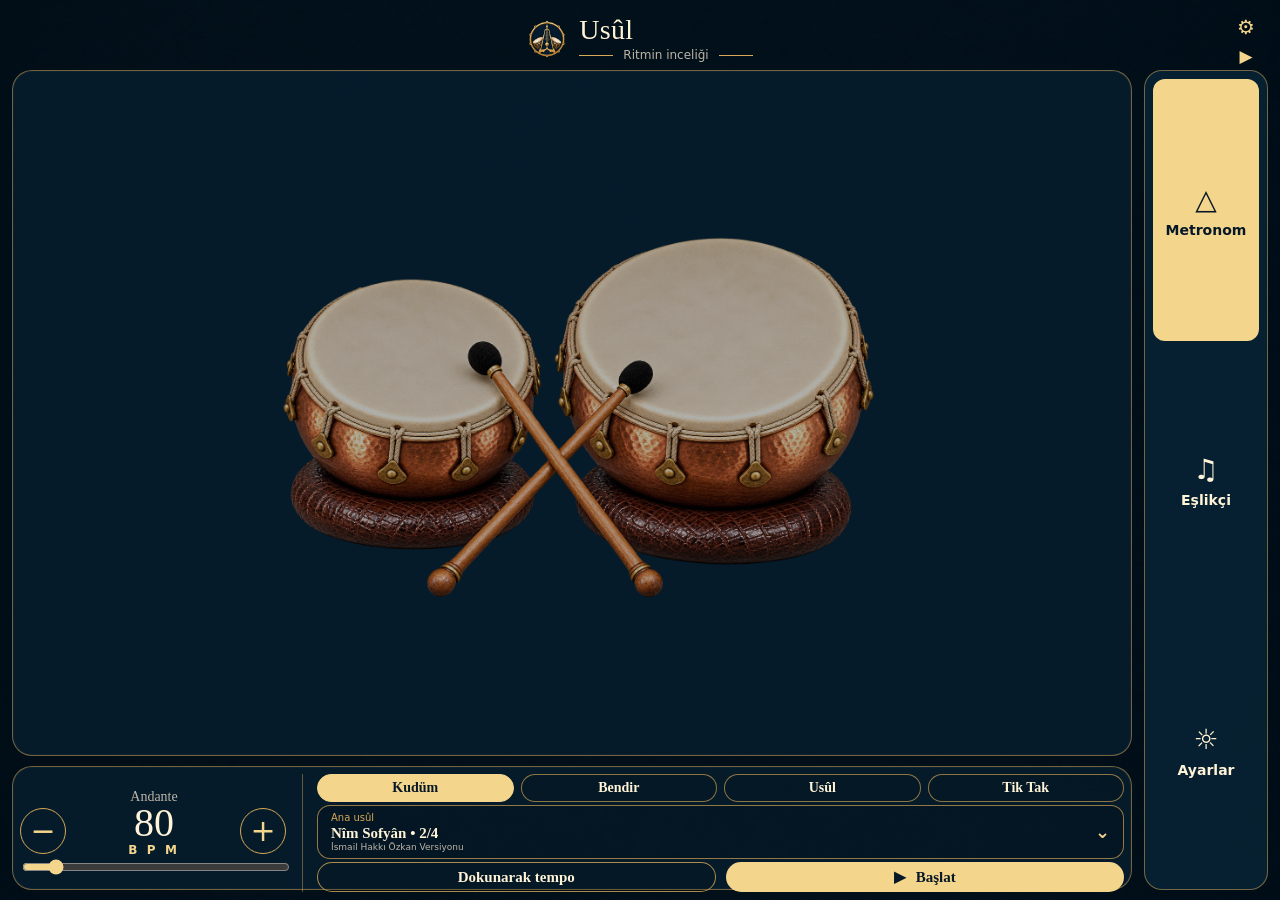
<file: public/index.html>
<!doctype html>
<html lang="tr">
<head>
  <meta charset="utf-8">
  <meta name="viewport" content="width=device-width, initial-scale=1, viewport-fit=cover">
  <meta name="theme-color" content="#061827">
  <meta name="description" content="Usûl; Türk mûsikîsi usûllerini kaynaklarına sadık nota gösterimi, kudüm ve bendir sesleriyle çalıştıran web uygulamasıdır.">
  <meta property="og:title" content="Usûl — Ritmin inceliği">
  <meta property="og:description" content="Türk mûsikîsi usûlleri, velveleler, canlı nota takibi ve eser eşlikçisi.">
  <meta property="og:image" content="assets/usul-logo.png">
  <title>Usûl — Ritmin inceliği</title>
  <link rel="icon" href="assets/usul-logo.png">
  <link rel="apple-touch-icon" href="assets/usul-logo.png">
  <link rel="manifest" href="app.webmanifest">
  <link rel="stylesheet" href="assets/site.css">
  <script defer src="assets/site.js"></script>
</head>
<body>
  <a class="skip-link" href="#ana-icerik">İçeriğe geç</a>
  <div class="app-shell" id="app-shell">
    <header class="app-header">
      <div class="brand-lockup" aria-label="Usûl — Ritmin inceliği">
        <img src="assets/usul-logo.png" alt="" width="44" height="44">
        <div>
          <h1>Usûl</h1>
          <div class="tagline"><i></i><span>Ritmin inceliği</span><i></i></div>
        </div>
      </div>
      <div class="header-actions">
        <button class="icon-button" id="settings-top" type="button" aria-label="Ayarları aç" title="Ayarlar">⚙</button>
        <button class="icon-button play-icon" id="play-top" type="button" aria-label="Başlat" title="Başlat">▶</button>
      </div>
    </header>

    <div class="app-workspace">
      <main id="ana-icerik" class="screen-host">
        <section class="screen active" id="metronome-screen" aria-labelledby="selected-pattern-name">
          <div class="metronome-layout">
            <section class="notation-card glow-target" id="notation-card" aria-label="Usûl nota görünümü">
              <div class="catalog-loading" id="catalog-loading"><span class="loading-mark"></span><strong>Usûl kataloğu yükleniyor…</strong></div>
              <div class="notation-heading">
                <div><span id="pattern-kind">Ana usûl</span><strong id="selected-pattern-name">Nîm Sofyân</strong></div>
                <span id="pattern-meter">2/4</span>
              </div>
              <div class="instrument-visual" id="instrument-visual" data-instrument="kudum" data-stroke="" aria-hidden="true">
                <div class="instrument-art">
                  <img id="instrument-image" src="assets/kudum-pair.png" alt="">
                  <i class="strike-glow strike-tek"></i>
                  <i class="strike-glow strike-dum"></i>
                  <i class="strike-glow strike-ring"></i>
                  <i class="tick-pendulum"><b></b></i>
                </div>
              </div>
              <svg id="notation-svg" role="img" aria-label="Seçilen usûlün vuruşları"></svg>
            </section>

            <section class="control-card" aria-label="Metronom denetimleri">
              <div class="tempo-block">
                <span class="tempo-name" id="tempo-name">Andante</span>
                <div class="tempo-row">
                  <button class="round-button" id="bpm-minus" type="button" aria-label="Tempoyu azalt">−</button>
                  <div class="bpm-readout"><strong id="bpm-value">80</strong><span>B P M</span></div>
                  <button class="round-button" id="bpm-plus" type="button" aria-label="Tempoyu artır">+</button>
                </div>
                <input id="bpm-slider" type="range" min="20" max="600" value="80" step="1" aria-label="Tempo">
              </div>
              <div class="control-divider"></div>
              <div class="pattern-controls">
                <div class="sound-tabs" role="group" aria-label="Ses seçimi">
                  <button data-sound="kudum" class="selected" type="button">Kudüm</button>
                  <button data-sound="bendir" type="button">Bendir</button>
                  <button data-sound="usul" type="button">Usûl</button>
                  <button data-sound="tiktak" type="button">Tik Tak</button>
                </div>
                <button class="pattern-picker-button" id="open-patterns" type="button">
                  <span><small id="selection-kind">Ana usûl</small><strong id="selection-label">Nîm Sofyân • 2/4</strong><em id="selection-source">İsmail Hakkı Özkan Versiyonu</em></span><b aria-hidden="true">⌄</b>
                </button>
                <div class="transport-row">
                  <button class="outline-button" id="tap-tempo" type="button">Dokunarak tempo</button>
                  <button class="primary-button" id="play-main" type="button"><span>▶</span><b>Başlat</b></button>
                </div>
              </div>
            </section>
          </div>
        </section>

        <section class="screen" id="accompanist-screen" aria-labelledby="accompanist-title">
          <div class="panel-page">
            <div class="panel-title-row">
              <div><span class="panel-icon">♫</span><div><h2 id="accompanist-title">Eşlikçi</h2><p>İcraya ölçü ölçü eşlik eder</p></div></div>
              <button class="outline-button back-metronome" type="button">← Metronom</button>
            </div>
            <div class="form-tabs" id="work-type-tabs">
              <button data-work="semai" type="button">Saz Semâîsi</button><button data-work="pesrev" type="button">Peşrev</button><button data-work="saz" class="selected" type="button">Saz Eseri</button><button data-work="sarki" type="button">Şarkı</button>
            </div>
            <div class="accompanist-grid">
              <section class="plan-card"><h3 id="plan-title">Saz Eseri planı</h3><label>Bölüm sayısı <input id="section-count" type="number" min="1" max="12" value="3" inputmode="numeric"></label><p>Her bölümün usûlü, temposu ve ölçü sayısı ayrı ayarlanır.</p></section>
              <div class="sections-grid" id="sections-grid"></div>
              <section class="plan-card finish-card"><h3>Başlangıç ve bitiş</h3><label>Boş usûl <select id="intro-bars"><option value="0">Yok</option><option value="1" selected>1 ölçü</option><option value="2">2 ölçü</option></select></label><label>Bitiş <select id="ending-mode"><option value="direct">Doğrudan</option><option value="slow">Yavaşlayarak</option></select></label><label>Ses <select id="accompanist-sound"><option value="kudum">Kudüm</option><option value="bendir">Bendir</option><option value="usul">Usûl</option></select></label><button class="primary-button wide" id="accompanist-play" type="button"><span>▶</span><b>Eşliği başlat</b></button></section>
            </div>
          </div>
        </section>

        <section class="screen" id="settings-screen" aria-labelledby="settings-title">
          <div class="panel-page settings-page">
            <div class="panel-title-row"><div><span class="panel-icon">⚙</span><div><h2 id="settings-title">Ayarlar</h2><p>Görünüm, ses ve katalog</p></div></div><button class="outline-button back-metronome" type="button">← Metronom</button></div>
            <div class="settings-grid">
              <section class="settings-card"><h3>Usûl kaynakları</h3><div class="source-choice" id="source-choice"><button class="selected" data-source="all" type="button">Tüm kaynakları göster</button><button data-source="ismail_hakki_ozkan" type="button">İsmail Hakkı Özkan</button><button data-source="hursit_ungay" type="button">Hurşit Ungay</button></div></section>
              <section class="settings-card"><h3>Ses</h3><label>Çıkış seviyesi <output id="gain-output">0 dB</output><input id="gain-slider" type="range" min="-12" max="6" value="0" step="1"></label><label>Ortam etkisi <output id="reverb-output">0%</output><input id="reverb-slider" type="range" min="0" max="30" value="0" step="1"></label></section>
              <section class="settings-card"><h3>Vuruş geri bildirimi</h3><label class="switch-row"><span>Titreşimle takip</span><input id="vibration-toggle" type="checkbox" role="switch"></label><p id="vibration-note">Desteklenen telefonlarda titreşim süresi vuruş uzunluğuna göre değişir.</p><label>Işık etkisi <output id="glow-output">55%</output><input id="glow-slider" type="range" min="0" max="100" value="55" step="1"></label></section>
              <section class="settings-card about-card"><h3>Hakkında</h3><p><i>Türk Musikisi Nazariyatı ve Usulleri — Kudüm Velveleleri</i> (İsmail Hakkı Özkan) ile <i>Türk Mûsikîsinde Usûller ve Kudüm</i> (Hurşit Ungay) kaynaklarından faydalanılmıştır.</p><p>Kontrolleri için Sayın Abdullah Kadir Özaydın’a teşekkür ederim.</p><p class="signature">Emre Pınarbaşı<br><span>tarafından hazırlanmıştır</span><br>2026</p><a href="gizlilik.html">Gizlilik politikası</a></section>
            </div>
          </div>
        </section>
      </main>

      <nav class="side-navigation" aria-label="Uygulama menüsü">
        <button class="nav-button selected" data-screen="metronome" type="button"><span class="nav-icon">△</span><b>Metronom</b></button>
        <button class="nav-button" data-screen="accompanist" type="button"><span class="nav-icon">♫</span><b>Eşlikçi</b></button>
        <button class="nav-button" data-screen="settings" type="button"><span class="nav-icon">☼</span><b>Ayarlar</b></button>
      </nav>
    </div>
  </div>

  <dialog id="pattern-dialog" class="sheet-dialog">
    <form method="dialog" class="dialog-shell">
      <header><div><h2>Usûl seç</h2><p id="catalog-status">Katalog hazırlanıyor…</p></div><button value="cancel" class="dialog-close" aria-label="Kapat">×</button></header>
      <div class="picker-tools"><input id="pattern-search" type="search" placeholder="Usûl veya hece ara" autocomplete="off"><div class="source-choice compact" id="dialog-source-choice"><button class="selected" data-source="all" type="button">Tümü</button><button data-source="ismail_hakki_ozkan" type="button">Özkan</button><button data-source="hursit_ungay" type="button">Ungay</button></div></div>
      <div class="pattern-list" id="pattern-list" role="listbox" aria-label="Usûller"></div>
    </form>
  </dialog>
  <dialog id="meter-dialog" class="sheet-dialog meter-dialog">
    <form method="dialog" class="dialog-shell meter-form">
      <header><div><h2>Tik Tak ölçüsü</h2><p>Eşit aralıklı metronom vuruşlarını ayarlayın.</p></div><button value="cancel" class="dialog-close" aria-label="Kapat">×</button></header>
      <div class="meter-fields">
        <label>Vuruş sayısı<input id="meter-top" type="number" min="1" max="32" value="4" inputmode="numeric"></label>
        <label>Mertebe<select id="meter-bottom"><option value="2">/2</option><option value="4" selected>/4</option><option value="8">/8</option><option value="16">/16</option><option value="32">/32</option></select></label>
      </div>
      <button class="primary-button wide" id="save-meter" type="button">Ölçüyü uygula</button>
    </form>
  </dialog>
  <div class="toast" id="toast" role="status" aria-live="polite"></div>
  <noscript>Bu uygulamanın çalışması için JavaScript etkin olmalıdır. <a href="gizlilik.html">Gizlilik politikası</a></noscript>
</body>
</html>
</file>
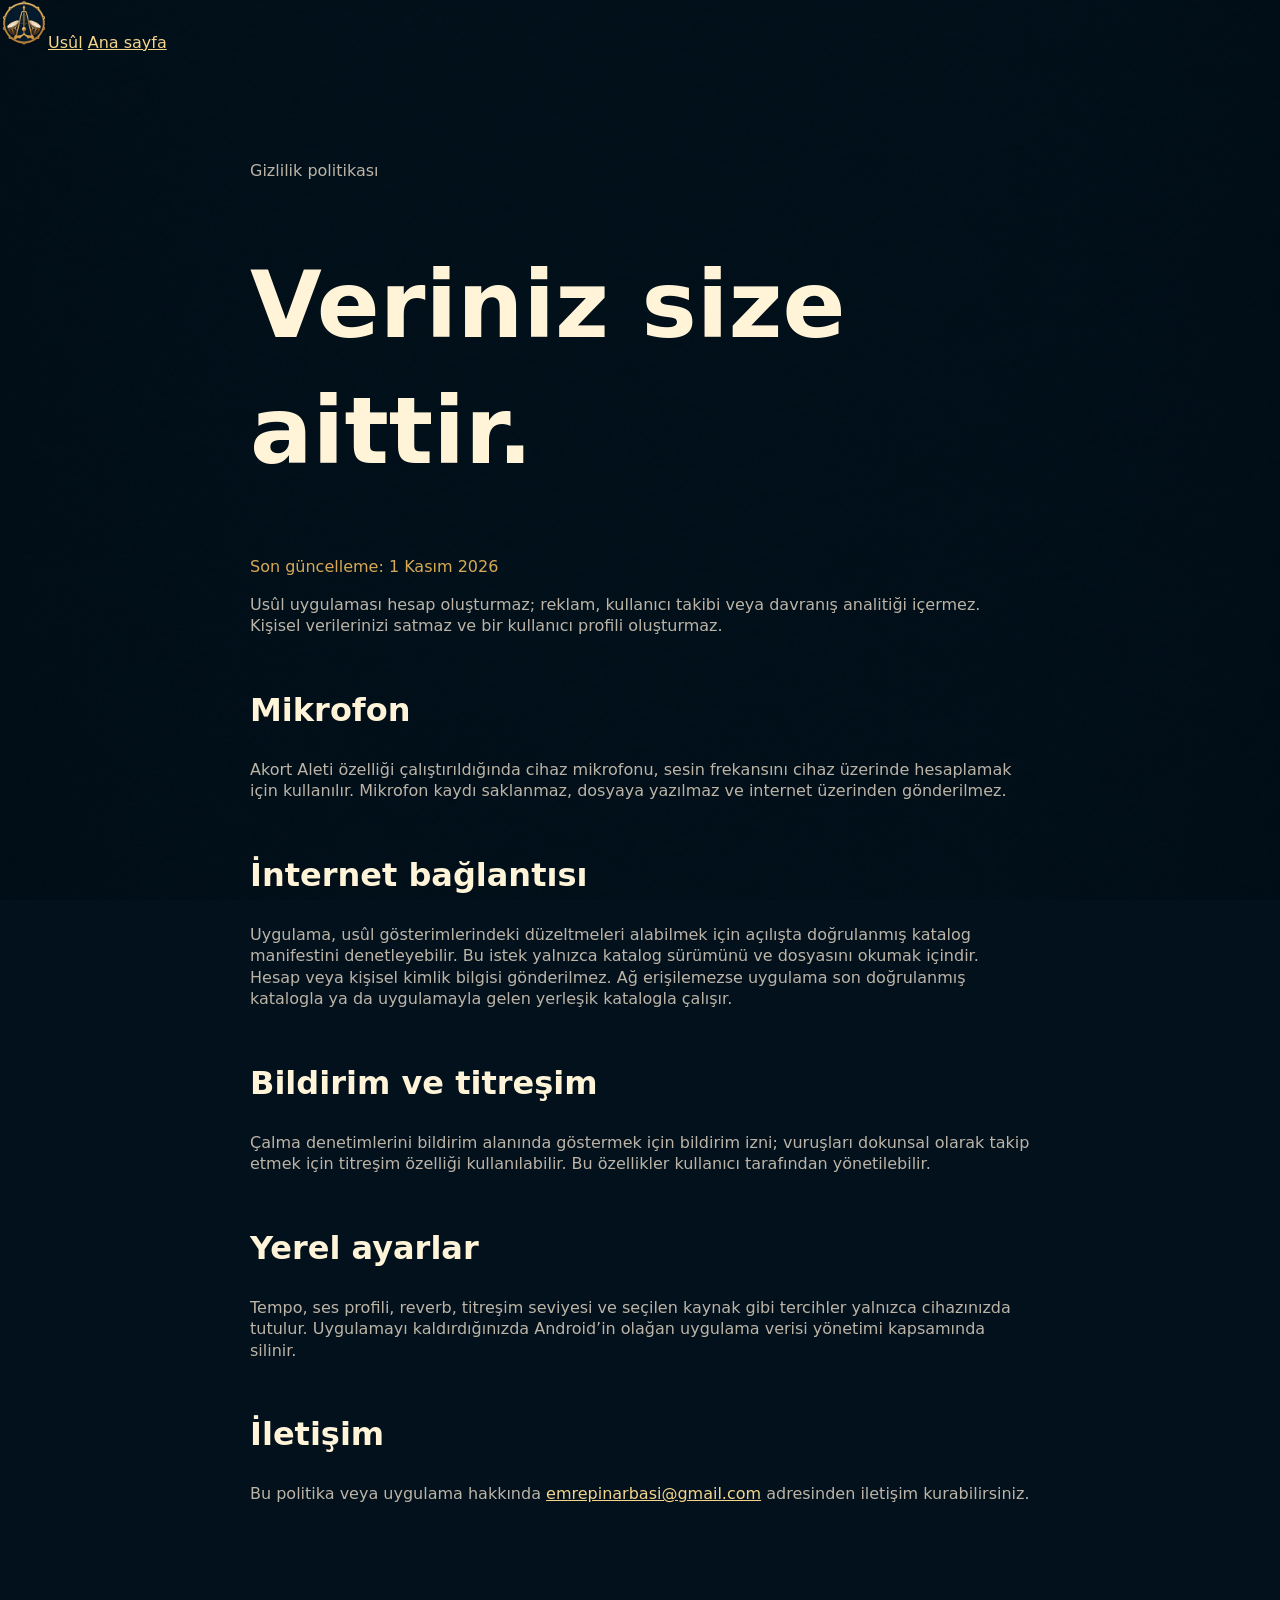
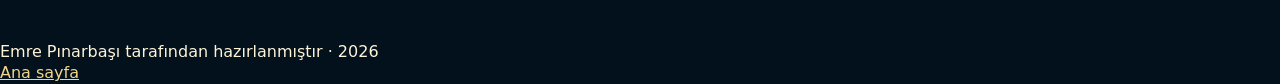
<file: public/gizlilik.html>
<!doctype html>
<html lang="tr">
<head>
  <meta charset="utf-8">
  <meta name="viewport" content="width=device-width, initial-scale=1">
  <meta name="theme-color" content="#061827">
  <meta name="description" content="Usûl Android uygulaması gizlilik politikası">
  <title>Gizlilik — Usûl</title>
  <link rel="icon" href="assets/usul-logo.png">
  <link rel="stylesheet" href="assets/site.css">
  <style>
    .policy { width: min(780px, calc(100vw - 32px)); margin: auto; padding: 90px 0 120px; }
    .policy h1 { font-size: clamp(3rem, 8vw, 5.8rem); }
    .policy h2 { margin-top: 52px; font-size: 2rem; }
    .policy p, .policy li { color: var(--muted); }
    .policy strong { color: var(--cream); }
    .policy .updated { color: var(--gold); }
  </style>
</head>
<body>
  <header class="site-header">
    <a class="brand" href="./"><img src="assets/usul-logo.png" alt="" width="48" height="48"><span>Usûl</span></a>
    <span></span>
    <a class="small-button" href="./">Ana sayfa</a>
  </header>
  <main class="policy">
    <p class="eyebrow">Gizlilik politikası</p>
    <h1>Veriniz size aittir.</h1>
    <p class="updated">Son güncelleme: 1 Kasım 2026</p>
    <p>Usûl uygulaması hesap oluşturmaz; reklam, kullanıcı takibi veya davranış analitiği içermez. Kişisel verilerinizi satmaz ve bir kullanıcı profili oluşturmaz.</p>

    <h2>Mikrofon</h2>
    <p>Akort Aleti özelliği çalıştırıldığında cihaz mikrofonu, sesin frekansını cihaz üzerinde hesaplamak için kullanılır. Mikrofon kaydı saklanmaz, dosyaya yazılmaz ve internet üzerinden gönderilmez.</p>

    <h2>İnternet bağlantısı</h2>
    <p>Uygulama, usûl gösterimlerindeki düzeltmeleri alabilmek için açılışta doğrulanmış katalog manifestini denetleyebilir. Bu istek yalnızca katalog sürümünü ve dosyasını okumak içindir. Hesap veya kişisel kimlik bilgisi gönderilmez. Ağ erişilemezse uygulama son doğrulanmış katalogla ya da uygulamayla gelen yerleşik katalogla çalışır.</p>

    <h2>Bildirim ve titreşim</h2>
    <p>Çalma denetimlerini bildirim alanında göstermek için bildirim izni; vuruşları dokunsal olarak takip etmek için titreşim özelliği kullanılabilir. Bu özellikler kullanıcı tarafından yönetilebilir.</p>

    <h2>Yerel ayarlar</h2>
    <p>Tempo, ses profili, reverb, titreşim seviyesi ve seçilen kaynak gibi tercihler yalnızca cihazınızda tutulur. Uygulamayı kaldırdığınızda Android’in olağan uygulama verisi yönetimi kapsamında silinir.</p>

    <h2>İletişim</h2>
    <p>Bu politika veya uygulama hakkında <a href="mailto:emrepinarbasi@gmail.com">emrepinarbasi@gmail.com</a> adresinden iletişim kurabilirsiniz.</p>
  </main>
  <footer><span>Emre Pınarbaşı tarafından hazırlanmıştır · 2026</span><div><a href="./">Ana sayfa</a></div></footer>
</body>
</html>
</file>
<file: public/assets/site.css>
:root {
  color-scheme: dark;
  --navy: #061827;
  --navy-deep: #03111d;
  --navy-soft: #0a2232;
  --navy-lift: #102c3f;
  --gold: #d7a956;
  --gold-light: #f4d58c;
  --cream: #fff3d8;
  --muted: #bcb4a6;
  --line: rgba(215, 169, 86, .52);
  --red: #f25b50;
  --green: #43d678;
  --glow: .55;
  font-family: Inter, ui-sans-serif, system-ui, -apple-system, BlinkMacSystemFont, "Segoe UI", sans-serif;
}

* { box-sizing: border-box; }
html, body { width: 100%; min-width: 0; min-height: 100%; margin: 0; overflow-x: hidden; }
body {
  color: var(--cream);
  background: var(--navy-deep) url("usul-background.png") center / cover fixed;
  line-height: 1.35;
  -webkit-tap-highlight-color: transparent;
}
body::before { content: ""; position: fixed; inset: 0; z-index: -1; background: rgba(1, 15, 26, .76); backdrop-filter: saturate(.8); }
button, input, select { font: inherit; }
button { color: inherit; }
a { color: var(--gold-light); }
.skip-link { position: fixed; top: -80px; left: 12px; z-index: 100; padding: 9px 14px; color: var(--navy); background: var(--gold-light); border-radius: 9px; }
.skip-link:focus { top: 12px; }

.app-shell { min-height: 100dvh; height: 100dvh; padding: max(10px, env(safe-area-inset-top)) max(12px, env(safe-area-inset-right)) max(10px, env(safe-area-inset-bottom)) max(12px, env(safe-area-inset-left)); display: flex; flex-direction: column; }
.app-header { position: relative; flex: 0 0 60px; min-height: 60px; display: grid; place-items: center; }
.brand-lockup { display: flex; align-items: center; gap: 12px; }
.brand-lockup img { width: 40px; height: 40px; object-fit: contain; }
.brand-lockup h1 { margin: 0; color: var(--cream); font: 500 28px/1 Georgia, "Times New Roman", serif; letter-spacing: .01em; }
.tagline { display: flex; align-items: center; gap: 10px; margin-top: 3px; color: var(--muted); font-size: 12px; }
.tagline i { display: block; width: 34px; height: 1px; background: var(--gold); }
.header-actions { position: absolute; right: 7px; top: 3px; display: grid; gap: 3px; }
.icon-button { appearance: none; width: 30px; height: 27px; padding: 0; cursor: pointer; border: 0; background: transparent; color: var(--gold-light); font-size: 20px; line-height: 1; }
.icon-button:hover { color: #ffe5ac; transform: scale(1.05); }
.play-icon { font-size: 17px; }

.app-workspace { min-width: 0; min-height: 0; flex: 1; display: flex; gap: 12px; }
.screen-host { min-width: 0; min-height: 0; flex: 1; }
.screen { display: none; width: 100%; height: 100%; }
.screen.active { display: block; }
.metronome-layout { width: 100%; height: 100%; display: grid; grid-template-rows: minmax(0, 1fr) 124px; gap: 10px; }

.notation-card, .control-card, .panel-page, .settings-card, .plan-card, .section-card {
  border: 1px solid var(--line);
  background: rgba(6, 29, 45, .93);
  box-shadow: inset 0 0 0 1px rgba(255, 224, 159, .03);
}
.notation-card { position: relative; min-height: 0; overflow: hidden; border-radius: 20px; padding: 12px; transition: box-shadow .12s ease, border-color .12s ease; }
.notation-card.hit-glow { border-color: rgba(255, 222, 155, calc(.55 + var(--glow) * .4)); box-shadow: 0 0 calc(16px + 34px * var(--glow)) rgba(244, 195, 104, calc(.1 + var(--glow) * .32)), inset 0 0 calc(18px + 24px * var(--glow)) rgba(244, 195, 104, calc(.06 + var(--glow) * .18)); }
.notation-heading { position: absolute; z-index: 3; top: 12px; left: 18px; right: 18px; display: none; justify-content: space-between; align-items: flex-start; pointer-events: none; }
.notation-heading div { display: grid; }
.notation-heading span { color: var(--gold); font-size: 11px; font-weight: 700; }
.notation-heading strong { font: 600 18px/1.15 Georgia, serif; }
#notation-svg { position: relative; z-index: 2; display: block; width: 100%; height: 100%; overflow: visible; }
.instrument-visual { position: absolute; inset: 5% 6%; z-index: 1; display: grid; place-items: center; opacity: 0; pointer-events: none; transition: opacity .25s ease; }
.notation-card.instrument-mode .instrument-visual { opacity: .96; }
.notation-card.percussion-mode #notation-svg { opacity: 0; }
.instrument-art { position: relative; width: min(52vw, 610px); max-width: 92%; max-height: 90%; aspect-ratio: 3 / 2; }
.instrument-art img { position: absolute; inset: 0; width: 100%; height: 100%; object-fit: contain; filter: brightness(.72) saturate(.86); transition: filter .14s ease, transform .14s ease, opacity .14s ease; }
.strike-glow { position: absolute; display: block; opacity: 0; border: 3px solid rgba(255, 226, 161, .96); border-radius: 50%; background: radial-gradient(ellipse, rgba(244, 213, 140, .58) 0%, rgba(215, 169, 86, .15) 48%, transparent 73%); box-shadow: 0 0 34px rgba(244, 213, 140, .72), inset 0 0 22px rgba(244, 213, 140, .44); transform: translate(-50%, -50%) scale(.78); }
.strike-tek { left: 24%; top: 39%; width: 34%; height: 32%; }
.strike-dum { left: 72%; top: 35%; width: 44%; height: 40%; }
.strike-ring { left: 52%; top: 45%; width: 74%; height: 53%; border-width: 4px; }
.instrument-visual[data-instrument="kudum"] .strike-ring,
.instrument-visual[data-instrument="bendir"] .strike-tek,
.instrument-visual[data-instrument="bendir"] .strike-dum { display: none; }
.tick-pendulum { display: none; position: absolute; left: 51%; bottom: 31%; width: 5px; height: 54%; border-radius: 999px; background: linear-gradient(90deg, #b47a27, #ffe7a5 48%, #8d5a17); box-shadow: 0 0 8px rgba(244, 213, 140, .58); transform: translateX(-50%) rotate(0deg); transform-origin: 50% 100%; transition: transform var(--swing-duration, 360ms) linear; }
.tick-pendulum b { position: absolute; top: 38%; left: 50%; width: 30px; height: 15px; border: 2px solid #f4d58c; border-radius: 3px; background: #8e531b; box-shadow: 0 0 10px rgba(244, 213, 140, .5); transform: translate(-50%, -50%); }
.instrument-visual[data-instrument="tiktak"] .instrument-art { width: min(29vw, 360px); height: 92%; aspect-ratio: 5 / 6; }
.instrument-visual[data-instrument="tiktak"] .instrument-art img { filter: brightness(.9) saturate(.95); }
.instrument-visual[data-instrument="tiktak"] .strike-glow { display: none; }
.instrument-visual[data-instrument="tiktak"] .tick-pendulum { display: block; }
.notation-card.mechanical-mode .instrument-visual { opacity: .96; }
.notation-card.mechanical-mode #notation-svg { opacity: 0; }
.notation-card.tick-left .tick-pendulum { transform: translateX(-50%) rotate(-21deg); }
.notation-card.tick-right .tick-pendulum { transform: translateX(-50%) rotate(21deg); }
.notation-card.instrument-strike .instrument-art img { filter: brightness(.92) saturate(1); animation: instrument-pulse .24s ease-out; }
.notation-card.instrument-strike .instrument-visual[data-instrument="kudum"][data-stroke="tek"] .strike-tek,
.notation-card.instrument-strike .instrument-visual[data-instrument="kudum"][data-stroke="dum"] .strike-dum,
.notation-card.instrument-strike .instrument-visual[data-instrument="kudum"][data-stroke="both"] .strike-tek,
.notation-card.instrument-strike .instrument-visual[data-instrument="kudum"][data-stroke="both"] .strike-dum,
.notation-card.instrument-strike .instrument-visual[data-instrument="bendir"] .strike-ring { animation: strike-wave .36s ease-out; }
@keyframes instrument-pulse { 0% { transform: scale(.985); } 48% { transform: scale(1.025); } 100% { transform: scale(1); } }
@keyframes strike-wave { 0% { opacity: 0; transform: translate(-50%, -50%) scale(.72); } 30% { opacity: 1; } 100% { opacity: 0; transform: translate(-50%, -50%) scale(1.12); } }
.catalog-loading { position: absolute; inset: 0; z-index: 6; display: flex; align-items: center; justify-content: center; gap: 12px; color: var(--muted); background: rgba(4, 21, 34, .9); }
.catalog-loading.hidden { display: none; }
.loading-mark { width: 18px; height: 18px; border: 2px solid rgba(215,169,86,.26); border-top-color: var(--gold-light); border-radius: 50%; animation: spin .8s linear infinite; }
@keyframes spin { to { transform: rotate(360deg); } }

.control-card { min-width: 0; border-radius: 20px; padding: 7px; display: grid; grid-template-columns: 268px 1px minmax(0, 1fr); gap: 14px; }
.tempo-block { display: grid; align-content: center; justify-items: stretch; gap: 1px; }
.tempo-name { color: var(--muted); text-align: center; font: 500 14px/1.1 Georgia, serif; }
.tempo-row { display: grid; grid-template-columns: 48px 1fr 48px; align-items: center; gap: 10px; }
.round-button { appearance: none; width: 46px; height: 46px; cursor: pointer; border: 1.5px solid var(--gold); border-radius: 50%; background: transparent; color: var(--gold-light); font-size: 30px; font-weight: 300; line-height: 1; }
.round-button:hover { background: rgba(215, 169, 86, .1); }
.bpm-readout { display: grid; justify-items: center; line-height: 1; }
.bpm-readout strong { color: var(--cream); font: 500 40px/.88 Georgia, serif; }
.bpm-readout span { margin-top: 4px; color: var(--gold-light); font-size: 12px; font-weight: 700; letter-spacing: .22em; }
input[type="range"] { width: 100%; accent-color: var(--gold-light); }
.control-divider { width: 1px; background: rgba(215,169,86,.45); }
.pattern-controls { min-width: 0; display: grid; grid-template-rows: 28px minmax(34px, 1fr) 30px; gap: 3px; }
.sound-tabs, .form-tabs, .source-choice { display: grid; gap: 7px; }
.sound-tabs { grid-template-columns: repeat(4, 1fr); }
.sound-tabs button, .form-tabs button, .source-choice button { appearance: none; min-width: 0; cursor: pointer; border: 1px solid rgba(215,169,86,.65); border-radius: 999px; background: rgba(0,0,0,.1); color: var(--cream); font: 600 14px/1.1 Georgia, serif; }
.sound-tabs button.selected, .form-tabs button.selected, .source-choice button.selected { color: var(--navy); background: var(--gold-light); border-color: var(--gold-light); }
.pattern-picker-button { width: 100%; min-width: 0; cursor: pointer; padding: 5px 13px; border: 1px solid rgba(215,169,86,.68); border-radius: 13px; background: rgba(0,0,0,.14); display: flex; align-items: center; gap: 10px; text-align: left; }
.pattern-picker-button > span { min-width: 0; display: grid; gap: 0; }
.pattern-picker-button small { color: var(--gold); font-size: 10px; }
.pattern-picker-button strong { overflow: hidden; color: var(--cream); font: 600 15px/1.1 Georgia, serif; text-overflow: ellipsis; white-space: nowrap; }
.pattern-picker-button em { overflow: hidden; color: var(--muted); font-size: 9px; font-style: normal; text-overflow: ellipsis; white-space: nowrap; }
.pattern-picker-button b { margin-left: auto; color: var(--gold-light); font-size: 18px; }
.transport-row { display: grid; grid-template-columns: 1fr 1fr; gap: 10px; }
.outline-button, .primary-button { appearance: none; cursor: pointer; border-radius: 999px; font: 700 15px/1 Georgia, serif; }
.outline-button { border: 1px solid rgba(215,169,86,.8); color: var(--cream); background: rgba(0,0,0,.1); }
.primary-button { border: 0; color: var(--navy); background: var(--gold-light); display: flex; align-items: center; justify-content: center; gap: 10px; }
.primary-button:hover { background: #ffe2a1; }
.primary-button.wide { width: 100%; min-height: 46px; margin-top: 8px; }

.side-navigation { flex: 0 0 124px; width: 124px; min-height: 0; padding: 8px; display: grid; grid-template-rows: repeat(3, 1fr); gap: 8px; border: 1px solid var(--line); border-radius: 18px; background: rgba(8, 34, 50, .96); }
.nav-button { appearance: none; min-height: 0; padding: 5px; cursor: pointer; border: 0; border-radius: 12px; background: transparent; color: var(--cream); display: grid; place-content: center; justify-items: center; gap: 4px; }
.nav-button.selected { color: var(--navy); background: var(--gold-light); }
.nav-icon { display: grid; place-items: center; min-height: 31px; font-size: 28px; }
.nav-button b { font-size: 14px; line-height: 1.12; }

.panel-page { height: 100%; min-height: 0; overflow: auto; border-radius: 20px; padding: 24px; }
.panel-title-row { display: flex; align-items: center; justify-content: space-between; gap: 20px; margin-bottom: 18px; }
.panel-title-row > div { display: flex; align-items: center; gap: 14px; }
.panel-title-row h2 { margin: 0; font: 600 38px/1 Georgia, serif; }
.panel-title-row p { margin: 5px 0 0; color: var(--muted); }
.panel-icon { color: var(--gold-light); font-size: 46px; }
.panel-title-row .outline-button { min-height: 42px; padding: 0 20px; }
.form-tabs { grid-template-columns: repeat(4, 1fr); height: 42px; margin-bottom: 18px; }
.accompanist-grid { display: grid; grid-template-columns: minmax(210px, .68fr) minmax(0, 2.4fr) minmax(230px, .75fr); gap: 14px; align-items: stretch; }
.plan-card, .settings-card { border-radius: 20px; padding: 20px; }
.plan-card h3, .settings-card h3 { margin: 0 0 20px; color: var(--gold-light); font: 600 24px/1.1 Georgia, serif; }
.plan-card label, .settings-card label { margin: 12px 0; display: grid; grid-template-columns: minmax(0, 1fr) minmax(80px, 1fr); align-items: center; gap: 10px; color: var(--cream); }
.plan-card p, .settings-card p { color: var(--muted); }
input[type="number"], input[type="search"], select { width: 100%; min-width: 0; padding: 10px 12px; border: 1px solid rgba(215,169,86,.42); border-radius: 11px; outline: none; color: var(--cream); background: rgba(0,0,0,.24); }
.sections-grid { min-width: 0; display: grid; grid-template-columns: repeat(2, minmax(210px, 1fr)); gap: 12px; }
.section-card { border-radius: 18px; padding: 16px; }
.section-card h3 { margin: 0 0 12px; color: var(--gold-light); font: 600 22px/1 Georgia, serif; }
.section-card label { display: grid; grid-template-columns: 72px 1fr; align-items: center; gap: 8px; margin: 9px 0; }
.settings-grid { display: grid; grid-template-columns: repeat(2, minmax(0, 1fr)); gap: 14px; }
.settings-card label:not(.switch-row) { grid-template-columns: 1fr auto; }
.settings-card label input[type="range"] { grid-column: 1 / -1; }
.source-choice { grid-template-columns: repeat(3, minmax(0, 1fr)); }
.source-choice button { min-height: 42px; padding: 7px 12px; font-family: inherit; }
.switch-row { grid-template-columns: 1fr auto !important; }
.switch-row input { width: 46px; height: 25px; accent-color: var(--gold-light); }
.about-card p { line-height: 1.55; }
.signature { text-align: center; color: var(--cream) !important; font: italic 600 20px/1.45 Georgia, serif; }
.signature span { color: var(--muted); font-size: 14px; }

.sheet-dialog { width: min(860px, calc(100vw - 24px)); height: min(760px, calc(100dvh - 30px)); padding: 0; border: 1px solid var(--line); border-radius: 26px; color: var(--cream); background: var(--navy-soft); box-shadow: 0 28px 90px rgba(0,0,0,.7); }
.sheet-dialog::backdrop { background: rgba(0,7,13,.82); backdrop-filter: blur(7px); }
.dialog-shell { width: 100%; height: 100%; display: grid; grid-template-rows: auto auto minmax(0,1fr); }
.dialog-shell > header { display: flex; justify-content: space-between; align-items: center; gap: 15px; padding: 20px 22px 12px; }
.dialog-shell h2 { margin: 0; font: 600 30px/1 Georgia, serif; }
.dialog-shell header p { margin: 5px 0 0; color: var(--muted); }
.dialog-close { width: 42px; height: 42px; cursor: pointer; border: 1px solid var(--line); border-radius: 50%; color: var(--cream); background: transparent; font-size: 26px; }
.picker-tools { padding: 10px 22px 15px; display: grid; grid-template-columns: 1fr auto; gap: 12px; }
.picker-tools input { min-height: 44px; }
.source-choice.compact { grid-template-columns: repeat(3, auto); }
.source-choice.compact button { min-height: 44px; min-width: 86px; }
.pattern-list { min-height: 0; padding: 0 12px 18px; overflow: auto; }
.pattern-option { width: 100%; padding: 12px 14px; cursor: pointer; border: 0; border-bottom: 1px solid rgba(215,169,86,.17); background: transparent; color: var(--cream); display: grid; grid-template-columns: minmax(0,1fr) auto; gap: 12px; text-align: left; }
.pattern-option:hover, .pattern-option[aria-selected="true"] { border-radius: 12px; background: rgba(215,169,86,.12); }
.pattern-option strong { display: block; font: 600 17px/1.2 Georgia, serif; }
.pattern-option small { color: var(--gold); }
.pattern-option em { color: var(--muted); font-size: 11px; font-style: normal; }
.pattern-option > span:last-child { color: var(--gold-light); font: 600 16px Georgia, serif; }
.toast { position: fixed; z-index: 110; left: 50%; bottom: calc(20px + env(safe-area-inset-bottom)); max-width: calc(100vw - 30px); padding: 10px 16px; opacity: 0; pointer-events: none; transform: translate(-50%, 20px); border: 1px solid var(--line); border-radius: 999px; color: var(--cream); background: rgba(6,24,39,.96); box-shadow: 0 10px 40px rgba(0,0,0,.5); transition: .25s ease; }
.toast.show { opacity: 1; transform: translate(-50%, 0); }
noscript { position: fixed; inset: auto 15px 15px; z-index: 120; padding: 12px; background: var(--navy-soft); }
.meter-dialog { max-width: 520px; }
.meter-form { min-height: 0; }
.meter-fields { display: grid; grid-template-columns: 1fr 1fr; gap: 14px; padding: 22px; }
.meter-fields label { display: grid; gap: 8px; color: var(--gold-light); font-weight: 700; }
.meter-fields input, .meter-fields select { width: 100%; min-height: 48px; padding: 9px 12px; border: 1px solid rgba(215,169,86,.46); border-radius: 12px; color: var(--cream); background: rgba(3,18,30,.72); font: inherit; }
.meter-form > .primary-button { margin: 0 22px 22px; width: calc(100% - 44px); }

@media (max-width: 1050px) and (min-width: 761px) {
  .control-card { grid-template-columns: 230px 1px minmax(0, 1fr); }
  .tempo-block { padding-inline: 4px; }
  .accompanist-grid { grid-template-columns: 1fr; }
  .sections-grid { grid-template-columns: repeat(3, minmax(190px, 1fr)); }
}

@media (max-width: 760px) {
  .app-shell { height: auto; min-height: 100dvh; padding: max(8px, env(safe-area-inset-top)) max(9px, env(safe-area-inset-right)) calc(84px + env(safe-area-inset-bottom)) max(9px, env(safe-area-inset-left)); }
  .app-header { flex-basis: 100px; min-height: 100px; align-items: start; padding-top: 2px; }
  .brand-lockup { flex-direction: column; gap: 1px; }
  .brand-lockup img { width: 44px; height: 44px; }
  .brand-lockup h1 { font-size: 32px; text-align: center; }
  .tagline { gap: 8px; font-size: 12px; }
  .tagline i { width: 34px; }
  .header-actions { right: 4px; top: 10px; gap: 8px; }
  .icon-button { width: 38px; height: 30px; }
  .app-workspace { display: block; }
  .screen-host, .screen { height: auto; }
  .metronome-layout { height: auto; display: flex; flex-direction: column; gap: 10px; }
  .notation-card { height: clamp(220px, 31dvh, 330px); min-height: 220px; padding: 7px; border-radius: 19px; }
  .notation-heading { display: flex; top: 8px; left: 13px; right: 13px; opacity: .92; }
  .notation-heading strong { font-size: 15px; }
  #notation-svg { padding-top: 26px; }
  .instrument-visual { inset: 12% 2% 4%; }
  .instrument-art { width: min(86vw, 430px); max-width: 96%; opacity: .92; }
  .notation-card.instrument-mode .instrument-visual { opacity: .96; }
  .notation-card.mechanical-mode .instrument-visual { opacity: .96; }
  .instrument-visual[data-instrument="tiktak"] .instrument-art { width: min(56vw, 250px); height: 94%; }
  .meter-fields { grid-template-columns: 1fr; }
  .control-card { display: flex; flex-direction: column; gap: 10px; padding: 5px 8px 8px; border: 0; background: transparent; box-shadow: none; }
  .tempo-block { gap: 4px; }
  .tempo-name { font-size: 16px; }
  .tempo-row { grid-template-columns: 52px 1fr 52px; gap: 16px; }
  .round-button { width: 52px; height: 52px; font-size: 32px; }
  .bpm-readout strong { font-size: 54px; }
  .bpm-readout span { font-size: 12px; }
  .control-divider { display: none; }
  .pattern-controls { display: flex; flex-direction: column; gap: 10px; }
  .sound-tabs { height: 40px; gap: 6px; }
  .sound-tabs button { font-size: 14px; }
  .pattern-picker-button { min-height: 62px; padding: 8px 14px; border-radius: 16px; }
  .pattern-picker-button small { font-size: 11px; }
  .pattern-picker-button strong { font-size: 18px; }
  .pattern-picker-button em { font-size: 10px; }
  .transport-row { display: flex; flex-direction: column; gap: 9px; }
  .transport-row button { min-height: 44px; font-size: 17px; }
  .primary-button { order: -1; }
  .side-navigation { position: fixed; z-index: 50; left: max(9px, env(safe-area-inset-left)); right: max(9px, env(safe-area-inset-right)); bottom: max(8px, env(safe-area-inset-bottom)); width: auto; height: 70px; padding: 5px; grid-template-columns: repeat(3, 1fr); grid-template-rows: 1fr; border-radius: 18px; box-shadow: 0 10px 36px rgba(0,0,0,.48); }
  .nav-button { gap: 1px; }
  .nav-icon { min-height: 29px; font-size: 25px; }
  .nav-button b { font-size: 13px; }
  .panel-page { min-height: calc(100dvh - 210px); padding: 14px; border-radius: 19px; }
  .panel-title-row { align-items: flex-start; }
  .panel-title-row h2 { font-size: 31px; }
  .panel-icon { font-size: 36px; }
  .panel-title-row .outline-button { padding: 0 12px; font-size: 13px; }
  .form-tabs { height: auto; grid-template-columns: repeat(2, 1fr); }
  .form-tabs button { min-height: 40px; }
  .accompanist-grid, .settings-grid, .sections-grid { grid-template-columns: 1fr; }
  .plan-card, .settings-card { padding: 16px; }
  .source-choice { grid-template-columns: 1fr; }
  .sheet-dialog { width: calc(100vw - 12px); height: calc(100dvh - 12px); border-radius: 20px; }
  .picker-tools { grid-template-columns: 1fr; padding-inline: 12px; }
  .source-choice.compact { grid-template-columns: repeat(3, 1fr); }
  .source-choice.compact button { min-width: 0; }
  .dialog-shell > header { padding-inline: 14px; }
}

@media (max-width: 390px) {
  .sound-tabs button { font-size: 12px; }
  .round-button { width: 52px; height: 52px; }
  .bpm-readout strong { font-size: 54px; }
  .tagline i { width: 26px; }
}

@media (prefers-reduced-motion: reduce) {
  *, *::before, *::after { animation: none !important; transition: none !important; scroll-behavior: auto !important; }
}
</file>
